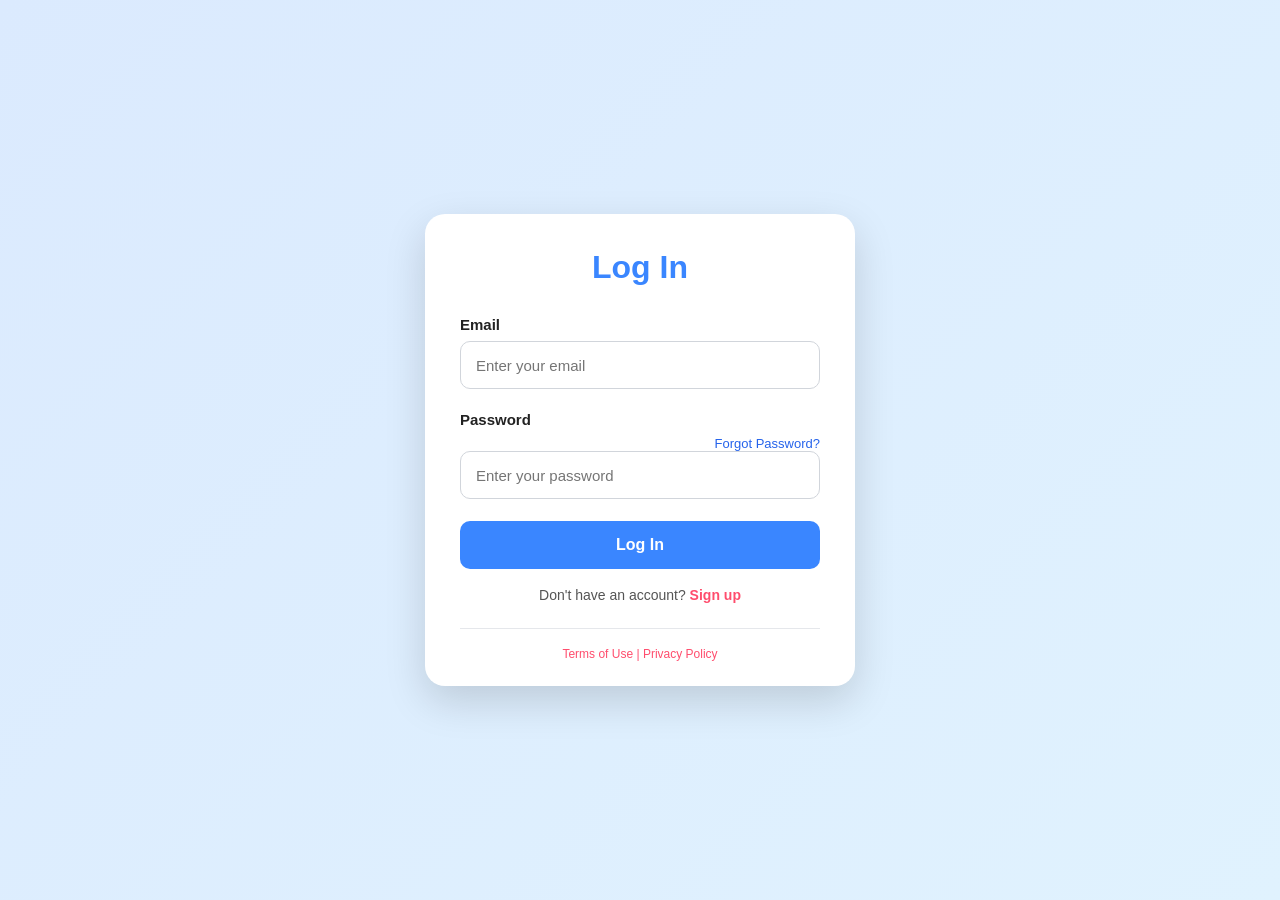
<file: login.html>
<!doctype html>
<html lang="en">
  <head>
    <meta charset="UTF-8" />
    <meta name="viewport" content="width=device-width, initial-scale=1.0" />

    <title>AtmoWeather - Login</title>

    <link rel="stylesheet" href="login.css" />
  </head>

  <body>
    <wu-form-sign-in>
      <!-- =========================
           LOGIN FORM
      ========================== -->

      <form id="loginForm" class="wu-form-v2">
        <div class="row">
          <div class="columns">
            <h1>Log In</h1>
          </div>

          <!-- Email -->

          <div class="medium-12 columns">
            <div class="form-group">
              <label for="form-signin-email"> Email </label>

              <div class="input-label">
                <input
                  id="form-signin-email"
                  type="email"
                  placeholder="Enter your email"
                  required
                />
              </div>
            </div>
          </div>

          <!-- Password -->

          <div class="medium-12 columns">
            <div class="form-group">
              <label for="form-signin-password"> Password </label>

              <a href="#" class="float-right" id="forgotPassword">
                Forgot Password?
              </a>

              <div class="input-label">
                <input
                  id="form-signin-password"
                  type="password"
                  placeholder="Enter your password"
                  required
                />
              </div>
            </div>
          </div>

          <!-- Login Button -->

          <div class="columns">
            <div class="text-center">
              <div class="wu-form-btn">
                <input
                  id="signIn"
                  type="submit"
                  value="Log In"
                  class="button"
                />
              </div>

              Don't have an account?

              <a href="#" id="signupLink"> Sign up </a>
            </div>
          </div>
        </div>
      </form>

      <!-- =========================
           SIGN UP FORM
      ========================== -->

      <form id="signupForm" class="wu-form-v2" style="display: none">
        <div class="row">
          <div class="columns">
            <h1>Create Account</h1>
          </div>

          <!-- Name -->

          <div class="medium-12 columns">
            <div class="form-group">
              <label for="signupName"> Name </label>

              <div class="input-label">
                <input
                  id="signupName"
                  type="text"
                  placeholder="Enter your name"
                  required
                />
              </div>
            </div>
          </div>

          <!-- Email -->

          <div class="medium-12 columns">
            <div class="form-group">
              <label for="signupEmail"> Email </label>

              <div class="input-label">
                <input
                  id="signupEmail"
                  type="email"
                  placeholder="Enter your email"
                  required
                />
              </div>
            </div>
          </div>

          <!-- Password -->

          <div class="medium-12 columns">
            <div class="form-group">
              <label for="signupPassword"> Password </label>

              <div class="input-label">
                <input
                  id="signupPassword"
                  type="password"
                  placeholder="Create a password"
                  required
                />
              </div>
            </div>
          </div>

          <!-- Confirm Password -->

          <div class="medium-12 columns">
            <div class="form-group">
              <label for="confirmPassword"> Confirm Password </label>

              <div class="input-label">
                <input
                  id="confirmPassword"
                  type="password"
                  placeholder="Confirm your password"
                  required
                />
              </div>
            </div>
          </div>

          <!-- Sign Up Button -->

          <div class="columns">
            <div class="text-center">
              <div class="wu-form-btn">
                <input
                  id="createAccount"
                  type="submit"
                  value="Sign Up"
                  class="button"
                />
              </div>

              Already have an account?

              <a href="#" id="loginLink"> Log In </a>
            </div>
          </div>
        </div>
      </form>

      <!-- =========================
           TERMS
      ========================== -->

      <div class="row">
        <div class="columns">
          <div class="wu-tos">
            <a href="https://weather.com/privacy/terms-of-use" target="_blank">
              Terms of Use
            </a>

            <span> | </span>

            <a
              href="https://weather.com/privacy/privacy-policy"
              target="_blank"
            >
              Privacy Policy
            </a>
          </div>
        </div>
      </div>
    </wu-form-sign-in>

    <!-- =========================
         JAVASCRIPT
    ========================== -->

    <script>
      const loginForm = document.getElementById("loginForm");

      const signupForm = document.getElementById("signupForm");

      const signupLink = document.getElementById("signupLink");

      const loginLink = document.getElementById("loginLink");

      // LOGIN → SIGN UP

      signupLink.addEventListener("click", function (e) {
        e.preventDefault();

        loginForm.style.display = "none";

        signupForm.style.display = "block";
      });

      // SIGN UP → LOGIN

      loginLink.addEventListener("click", function (e) {
        e.preventDefault();

        signupForm.style.display = "none";

        loginForm.style.display = "block";
      });

      // LOGIN

      loginForm.addEventListener("submit", function (e) {
        e.preventDefault();

        const email = document.getElementById("form-signin-email").value;

        const password = document.getElementById("form-signin-password").value;

        console.log("Login Email:", email);
        console.log("Login Password:", password);

        alert("Login form submitted!");
      });

      // SIGN UP

      signupForm.addEventListener("submit", function (e) {
        e.preventDefault();

        const name = document.getElementById("signupName").value;

        const email = document.getElementById("signupEmail").value;

        const password = document.getElementById("signupPassword").value;

        const confirmPassword =
          document.getElementById("confirmPassword").value;

        // Check password

        if (password !== confirmPassword) {
          alert("Passwords do not match!");

          return;
        }

        console.log("Name:", name);
        console.log("Email:", email);
        console.log("Password:", password);

        alert("Account created successfully!");

        // Go back to Login

        signupForm.style.display = "none";

        loginForm.style.display = "block";
      });

      // FORGOT PASSWORD

      document
        .getElementById("forgotPassword")
        .addEventListener("click", function (e) {
          e.preventDefault();

          alert("Forgot password feature will be added later.");
        });
    </script>
  </body>
</html>
</file>
<file: login.css>
/* =========================
   RESET
========================= */

* {
    margin: 0;
    padding: 0;
    box-sizing: border-box;
}

body {
    min-height: 100vh;

    display: flex;
    justify-content: center;
    align-items: center;

    font-family: Arial, sans-serif;

    background: linear-gradient(135deg, #dbeafe, #e0f2fe);
    color: #222;
}


/* =========================
   LOGIN CONTAINER
========================= */

wu-form-sign-in {
    width: 90%;
    max-width: 430px;

    background: white;

    padding: 35px 35px 25px;

    border-radius: 20px;

    box-shadow: 0 15px 40px rgba(0, 0, 0, 0.15);
}


/* =========================
   HEADING
========================= */

wu-form-sign-in h1 {
    text-align: center;

    font-size: 32px;

    margin-bottom: 30px;
    color: #3a86ff;

}


/* =========================
   FORM GROUP
========================= */

.form-group {
    margin-bottom: 22px;
}

.form-group label {
    display: block;

    margin-bottom: 8px;

    font-size: 15px;

    font-weight: 600;
}


/* =========================
   INPUT
========================= */

.input-label {
    width: 100%;
}

.input-label input {
    width: 100%;

    height: 48px;

    padding: 0 15px;

    border: 1px solid #d1d5db;

    border-radius: 10px;

    outline: none;

    font-size: 15px;

    transition: 0.3s;
}

.input-label input:focus {
    border-color: #2563eb;

    box-shadow: 0 0 0 3px rgba(37, 99, 235, 0.15);
}


/* =========================
   FORGOT PASSWORD
========================= */

.float-right {
    float: right;

    font-size: 13px;

    color: #2563eb;

    text-decoration: none;
}

.float-right:hover {
    text-decoration: underline;
}


/* =========================
   LOGIN NOTE
========================= */

.loginNote {
    margin-top: 12px;

    font-size: 12px;

    line-height: 1.5;

    color: #6b7280;
}

.loginNote a {
    color: #2563eb;

    text-decoration: none;
}


/* =========================
   LOGIN BUTTON
========================= */

.text-center {
    text-align: center;
}

.wu-form-btn {
    margin-bottom: 18px;
}

.wu-form-btn .button {
    width: 100%;

    height: 48px;

    border: none;

    border-radius: 10px;

    background: #3a86ff;

    color: white;

    font-size: 16px;

    font-weight: 600;

    cursor: pointer;

    transition: 0.3s;
}

.wu-form-btn .button:hover {
    background: linear-gradient(145deg,#ff4d6d,#3a86ff);

    transform: translateY(-1px);
}


/* =========================
   SIGN UP
========================= */

.columns > .text-center {
    font-size: 14px;

    color: #555;
}

.columns > .text-center > a {
    color: #ff4d6d;

    font-weight: 600;

    text-decoration: none;
}

.columns > .text-center > a:hover {
    text-decoration: underline;
}


/* =========================
   TERMS & PRIVACY
========================= */

.wu-tos {
    text-align: center;

    margin-top: 25px;

    padding-top: 18px;

    border-top: 1px solid #e5e7eb;

    font-size: 12px;

    color: #ff4d6d
}

.wu-tos a {
    color: #ff4d6d;

    text-decoration: none;
}

.wu-tos a:hover {
    color: #ff4d6d;

    text-decoration: underline;
}
</file>
